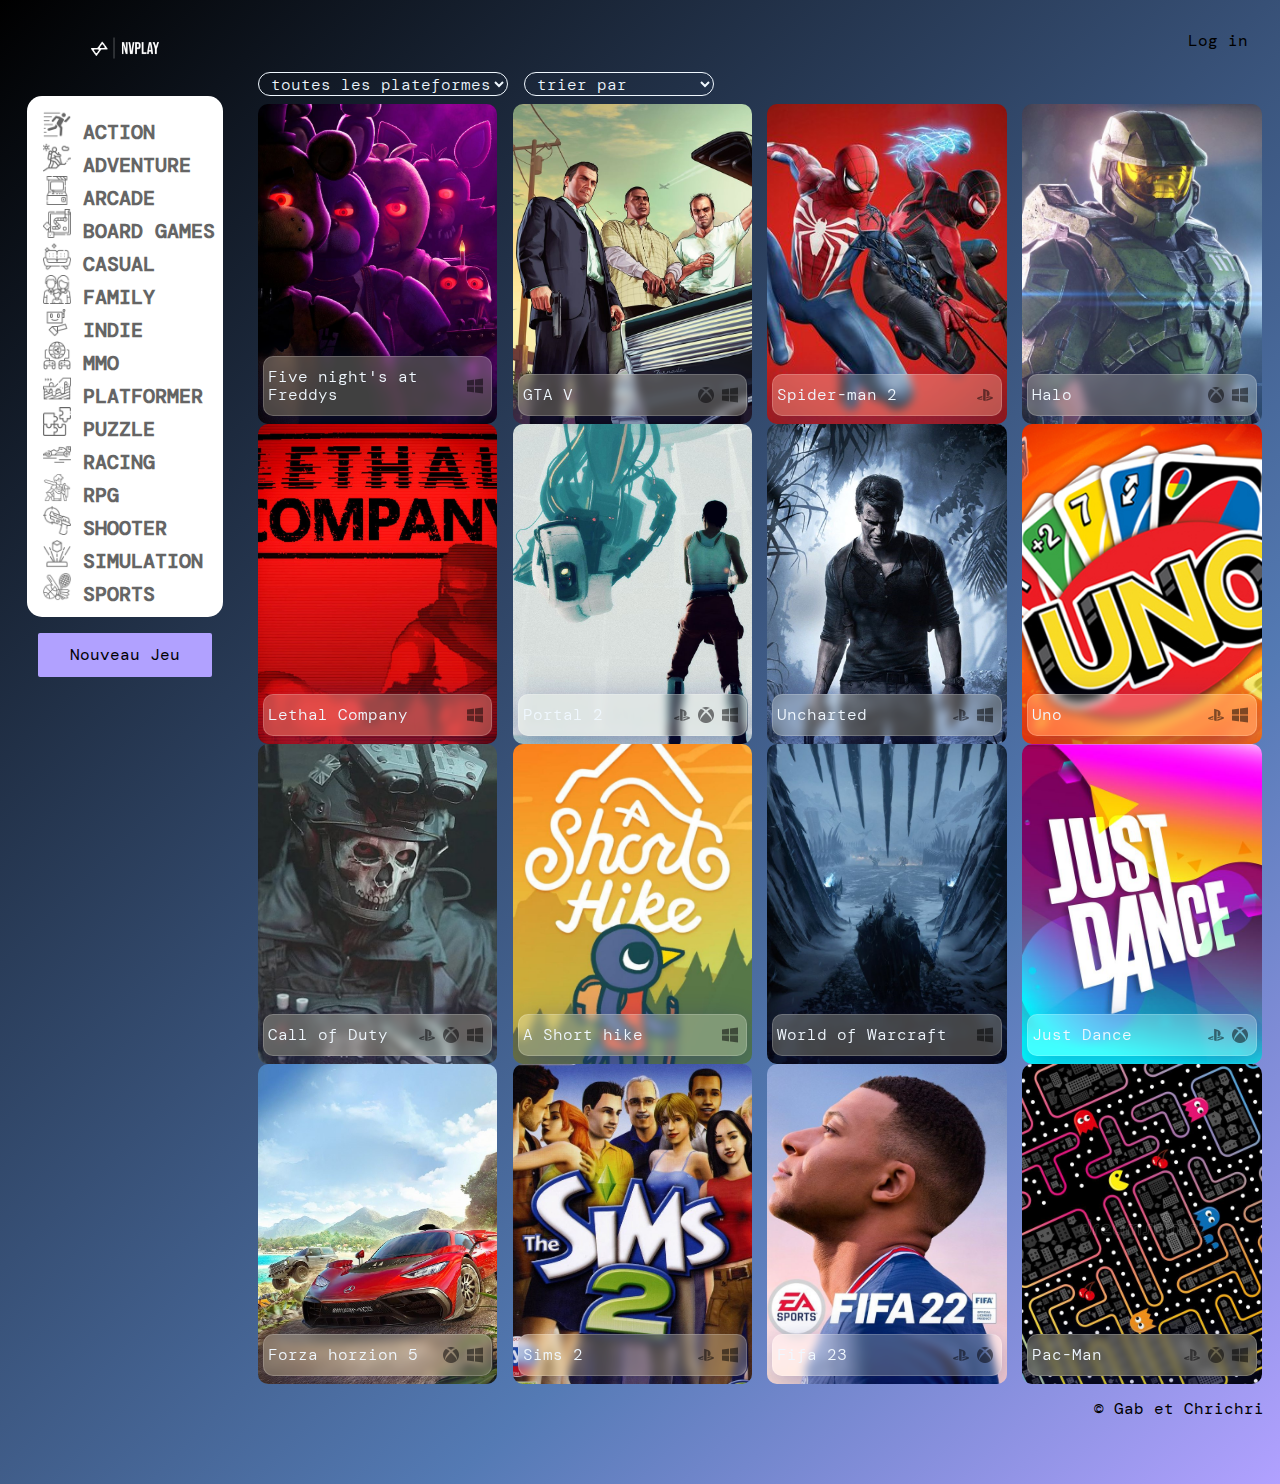
<file: Tp/backup.html>
<!DOCTYPE html>
<html>
  <head>
    <link rel="stylesheet" type="text/css" href="Style/normalize.css" />
    <title>Index de jeux</title>
    <meta charset="utf-8" lang="fr" />
    <link rel="stylesheet" href="./Style/index.css" />
    <link rel="preconnect" href="https://fonts.googleapis.com" />
    <link rel="preconnect" href="https://fonts.gstatic.com" crossorigin />
    <link
      href="https://fonts.googleapis.com/css2?family=DM+Mono&display=swap"
      rel="stylesheet"
    />
  </head>

  <body>
    <dialog id="dialog1">
      <form action="./" method="post">
        <label for="Nom_jeu">Nom de jeu: </label>
        <input type="text" name="Nom_jeu" id="Nom_jeu" />
        <label for="img_jeu">URL de l'image: </label>
        <input type="url" name="img_jeu" id="img_jeu" />
        <label for="plateformes">Plateformes: </label>
        <select name="plateformes" id="platformes" multiple>
          <option value="def">--Veuiller choisir--</option>
          <option value="Xbox" id="xbox">Xbox</option>
          <option value="Playstation">Playstation</option>
          <option value="Windows">Windows</option>
        </select>
        <select name="categories" id="categories">
          <option value="def">--Veuiller choisir--</option>
          <option value="1">Action</option>
          <option value="2">Adventure</option>
          <option value="3">Arcade</option>
          <option value="4">Board Games</option>
          <option value="5">Casual</option>
          <option value="6">Family</option>
          <option value="7">Indie</option>
          <option value="8">MMO</option>
          <option value="9">Platformer</option>
          <option value="10">Puzzle</option>
          <option value="11">Racing</option>
          <option value="12">RPG</option>
          <option value="13">Shooter</option>
          <option value="14">Simulation</option>
          <option value="15">Sports</option>
        </select>
        <div>
          <input id="acceptDialog" type="button" value="Valider" />
          <input id="closeDialog" type="reset" value="Annuler" />
        </div>
      </form>
    </dialog>
    <!--Ceci est la boite de dialog quand on veut modifier les infos d'un jeu-->
    <dialog id="dialogModif">
      <form action="./" method="post">
        <label for="mod-nom">Nom de jeu: </label>
        <input type="text" name="Nom_jeu" id="mod-nom" />
        <label for="mod-img">URL de l'image: </label>
        <input type="url" name="img_jeu" id="mod-img" />
        <label for="mod-plat">Plateformes: </label>
        <select name="plateformes" id="mod-plat" multiple>
          <option value="def">--Veuiller choisir--</option>
          <option value="Xbox" id="xbox">Xbox</option>
          <option value="Playstation">Playstation</option>
          <option value="Windows">Windows</option>
        </select>
        <select id="mod-cat" name="categories">
          <!-- boucle pour toutes les categories de la base de donnée--> 
          <option value="def">--Veuiller choisir--</option>
          <option value="1">Action</option>
          <option value="2">Adventure</option>
          <option value="3">Arcade</option>
          <option value="4">Board Games</option>
          <option value="5">Casual</option>
          <option value="6">Family</option>
          <option value="7">Indie</option>
          <option value="8">MMO</option>
          <option value="9">Platformer</option>
          <option value="10">Puzzle</option>
          <option value="11">Racing</option>
          <option value="12">RPG</option>
          <option value="13">Shooter</option>
          <option value="14">Simulation</option>
          <option value="15">Sports</option>
        </select>
        <div>
          <input id="modifDialog" type="button" value="Valider" />
          <input id="closeModifDialog" type="reset" value="Annuler" />
        </div>
      </form>
    </dialog>
    <dialog id="dialogDelete">
      <form action="./" method="post">
        <label for="mod-nom">Êtes-vous sûr de vouloir effacer ce jeu?</label>
        <div>
          <input id="deleteDialog" type="button" value="Effacer" />
          <input id="closeDeleteDialog" type="reset" value="Annuler" />
        </div>
      </form>
    </dialog>
    <main class="conteneur">
      <div class="entete">
        <a href="?login" class="login">Log in</a>
      </div>
      <div class="menu">
        <select name="plateformes" id="select-plateformes" class="bouton-menu">
          <option value="Toutes">Toutes les plateformes</option>
          <option value="PC">PC</option>
          <option value="Xbox">Xbox</option>
          <option value="Playstation">Playstation</option>
        </select>
        <select name="triage" id="bouton-tri" class="bouton-menu">
          <option value="def">Trier par</option>
          <option value="pertinence">Pertinence</option>
          <option value="date">Date de sortie</option>
          <option value="nom">Nom</option>
          <option value="prix-crois">Prix croissant</option>
          <option value="prix-decrois">Prix decroissant</option>
        </select>
      </div>
      <div class="sidebar">
        <img
          class="logo"
          src="img\entete\NVPlay-logos\NVPlay-logos_white.png"
        />
        <nav class="categories">
          <ul>
            <li>
              <img src="img/cat/action.png" class="img_categorie" />
              <a href="?categorie=1">Action</a>
            </li>
            <li>
              <img src="img/cat/adventure.png" class="img_categorie" />
              <a href="?categorie=2">Adventure</a>
            </li>
            <li>
              <img src="img/cat/arcade.png" class="img_categorie" />
              <a href="?categorie=3">Arcade</a>
            </li>
            <li>
              <img src="img/cat/board-game.png" class="img_categorie" />
              <a href="?categorie=4">Board Games</a>
            </li>
            <li>
              <img src="img/cat/casual.png" class="img_categorie" />
              <a href="?categorie=5">Casual</a>
            </li>
            <li>
              <img src="img/cat/family.png" class="img_categorie" />
              <a href="?categorie=6">Family</a>
            </li>
            <li>
              <img src="img/cat/indie.png" class="img_categorie" />
              <a href="?categorie=7">Indie</a>
            </li>
            <li>
              <img src="img/cat/sharing.png" class="img_categorie" />
              <a href="?categorie=8">MMO</a>
            </li>
            <li>
              <img src="img/cat/platformer.png" class="img_categorie" />
              <a href="?categorie=9">Platformer</a>
            </li>
            <li>
              <img src="img/cat/puzzle.png" class="img_categorie" />
              <a href="?categorie=10">Puzzle</a>
            </li>
            <li>
              <img src="img/cat/race-car.png" class="img_categorie" />
              <a href="?categorie=11">Racing</a>
            </li>
            <li>
              <img src="img/cat/RPG.png" class="img_categorie" />
              <a href="?categorie=12">RPG</a>
            </li>
            <li>
              <img src="img/cat/shooter.png" class="img_categorie" />
              <a href="?categorie=13">Shooter</a>
            </li>
            <li>
              <img src="img/cat/simulation.png" class="img_categorie" />
              <a href="?categorie=14">Simulation</a>
            </li>
            <li>
              <img src="img/cat/sports.png" class="img_categorie" />
              <a href="?categorie=15">Sports</a>
            </li>
          </ul>
        </nav>
        <button id="ajouter-jeu">Nouveau Jeu</button>
      </div>
      <section class="jeux">
        <article class="cover">
          <img src="img/Jeux/FNAF.jpg" class="img_jeux" alt="FNAF" />
          <!-- <button class="bouton-jeu" id="btn-supprimer">SUPPRIMER</button>
          <button class="bouton-jeu" id="btn-mod">MODIFIER</button>
          <div class="hover-cover"></div> -->
          <div class="name-cover">
            <h1>Five night's at Freddys</h1>
            <div class="img_plateform">
              <img src="img/Windows.png" alt="Win" />
            </div>
          </div>
        </article>
        <article class="cover">
          <img
            src="img/Jeux/Grand_Theft_Auto_V.jpg"
            class="img_jeux"
            alt="GTAV"
          />
          <div class="name-cover">
            <h1>GTA V</h1>
            <div class="img_plateform">
              <img src="img/Xbox.png" alt="Xbox" />
              <img src="img/Windows.png" alt="Win" />
            </div>
          </div>
        </article>

        <article class="cover">
          <img
            src="img/Jeux/Spider_man_2.jpg"
            class="img_jeux"
            alt="Spider-man2"
          />
          <div class="name-cover">
            <h1>Spider-man 2</h1>
            <div class="img_plateform">
              <img src="img/Playstation.png" alt="Playstation" />
            </div>
          </div>
        </article>

        <article class="cover">
          <img src="img/Jeux/Halo.jpg" class="img_jeux" alt="Halo Infinite" />
          <div class="name-cover">
            <h1>Halo</h1>
            <div class="img_plateform">
              <img src="img/Xbox.png" alt="Xbox" />
              <img src="img/Windows.png" alt="Win" />
            </div>
          </div>
        </article>
        <article class="cover">
          <img
            src="img/Jeux/Lethal_company.jpg"
            class="img_jeux"
            alt="Lethal Company"
          />
          <div class="name-cover">
            <h1>Lethal Company</h1>
            <div class="img_plateform">
              <img src="img/Windows.png" alt="Win" />
            </div>
          </div>
        </article>
        <article class="cover">
          <img src="img/Jeux/Portal_2.jpg" class="img_jeux" alt="Portal_2" />
          <div class="name-cover">
            <h1>Portal 2</h1>
            <div class="img_plateform">
              <img src="img/Playstation.png" alt="Playstation" />
              <img src="img/Xbox.png" alt="Xbox" />
              <img src="img/Windows.png" alt="Win" />
            </div>
          </div>
        </article>
        <article class="cover">
          <img src="img/Jeux/Uncharted.jpg" class="img_jeux" alt="Uncharted" />
          <div class="name-cover">
            <h1>Uncharted</h1>
            <div class="img_plateform">
              <img src="img/Playstation.png" alt="Playstation" />
              <img src="img/Windows.png" alt="Win" />
            </div>
          </div>
        </article>
        <article class="cover">
          <img src="img/Jeux/Uno.jpg" class="img_jeux" alt="Uno" />
          <div class="name-cover">
            <h1>Uno</h1>
            <div class="img_plateform">
              <img src="img/Playstation.png" alt="Playstation" />
              <img src="img/Windows.png" alt="Win" />
            </div>
          </div>
        </article>
        <article class="cover">
          <img src="img/Jeux/Cod.jpg" class="img_jeux" alt="CoD" />
          <div class="name-cover">
            <h1>Call of Duty</h1>
            <div class="img_plateform">
              <img src="img/Playstation.png" alt="Playstation" /><img
                src="img/Xbox.png"
                alt="Xbox"
              /><img src="img/Windows.png" alt="Win" />
            </div>
          </div>
        </article>
        <article class="cover">
          <img
            src="img/Jeux/A_short_hike.jpg"
            class="img_jeux"
            alt="A Short hike"
          />
          <div class="name-cover">
            <h1>A Short hike</h1>
            <div class="img_plateform">
              <img src="img/Windows.png" alt="Win" />
            </div>
          </div>
        </article>
        <article class="cover">
          <img src="img/Jeux/wow.jpg" class="img_jeux" alt="Warcraft" />
          <div class="name-cover">
            <h1>World of Warcraft</h1>
            <div class="img_plateform">
              <img src="img/Windows.png" alt="Win" />
            </div>
          </div>
        </article>
        <article class="cover">
          <img
            src="img/Jeux/JUST DANCE GAME.jpg"
            class="img_jeux"
            alt="Just Dance"
          />
          <div class="name-cover">
            <h1>Just Dance</h1>
            <div class="img_plateform">
              <img src="img/Playstation.png" alt="Playstation" /><img
                src="img/Xbox.png"
                alt="Xbox"
              />
            </div>
          </div>
        </article>
        <article class="cover">
          <img
            src="img/Jeux/Forza.jpg"
            class="img_jeux"
            alt="Forza-horizon-5"
          />
          <div class="name-cover">
            <h1>Forza horzion 5</h1>
            <div class="img_plateform">
              <img src="img/Xbox.png" alt="Xbox" /><img
                src="img/Windows.png"
                alt="Win"
              />
            </div>
          </div>
        </article>
        <article class="cover">
          <img src="img/Jeux/sims2.jpg" class="img_jeux" alt="Sims 2" />
          <div class="name-cover">
            <h1>Sims 2</h1>
            <div class="img_plateform">
              <img src="img/Playstation.png" alt="Playstation" /><img
                src="img/Windows.png"
                alt="Win"
              />
            </div>
          </div>
        </article>
        <article class="cover">
          <img src="img/Jeux/FIFA.jpg" class="img_jeux" alt="Fifa_23" />
          <div class="name-cover">
            <h1>Fifa 23</h1>
            <div class="img_plateform">
              <img src="img/Playstation.png" alt="Playstation" /><img
                src="img/Xbox.png"
                alt="Xbox"
              />
            </div>
          </div>
        </article>
        <article class="cover">
          <img src="img/Jeux/Pacman .jpg" class="img_jeux" alt="Pac-Man" />
          <div class="name-cover">
            <h1>Pac-Man</h1>
            <div class="img_plateform">
              <img src="img/Playstation.png" alt="Playstation" /><img
                src="img/Xbox.png"
                alt="Xbox"
              /><img src="img/Windows.png" alt="Win" />
            </div>
          </div>
        </article>
      </section>
      <footer class="footer">&copy; Gab et Chrichri</footer>
    </main>
  </body>
  <script src="./Scripts/script.js"></script>
</html>
</file>
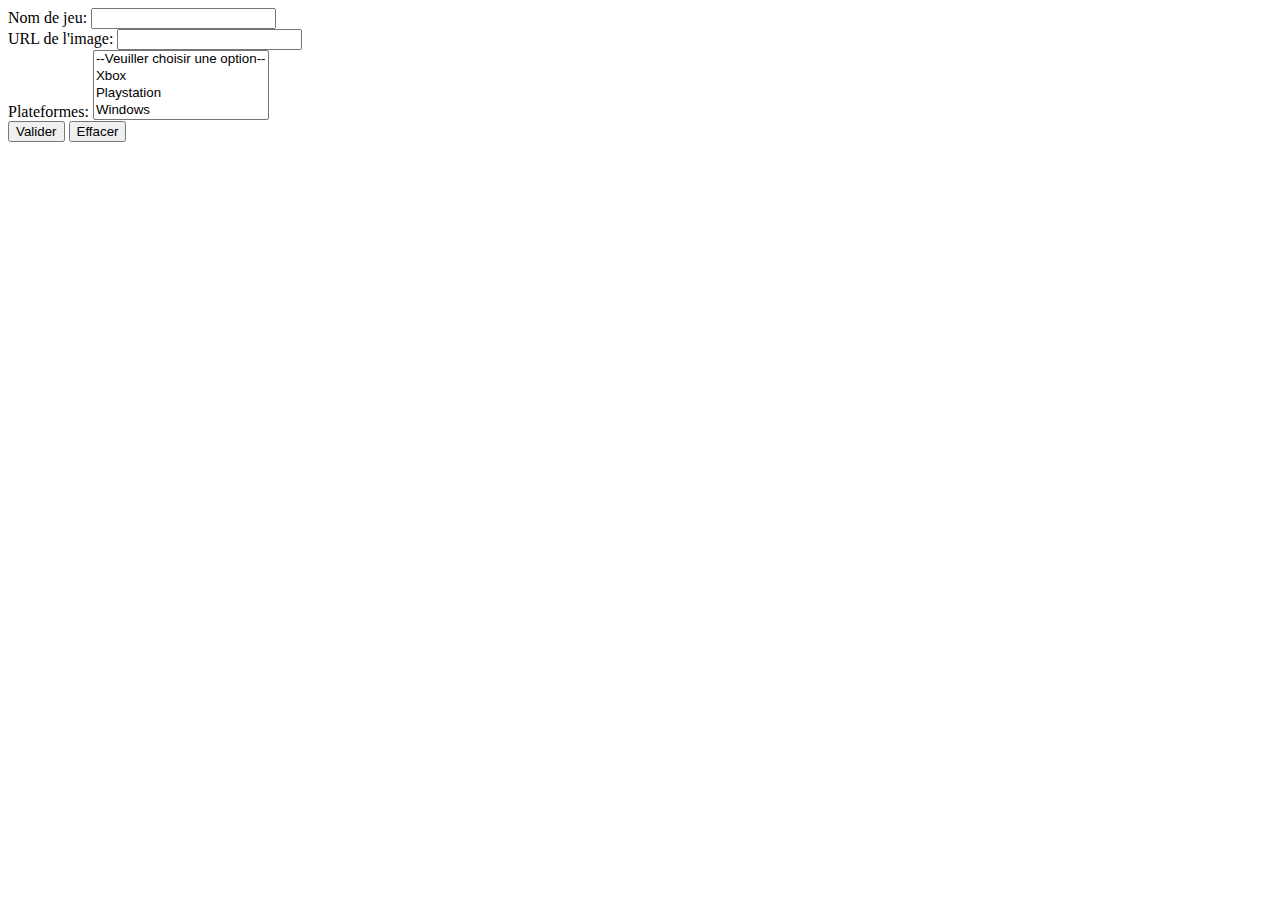
<file: Tp/nouveau_jeu.html>
<!DOCTYPE html>
<html>
  <head>
    <title>Nouveau jeu</title>
    <meta charset="utf-8" />
  </head>

  <body>
    <form action="./" method="post">
      <label for="Nom_jeu">Nom de jeu: </label
      ><input type="text" name="Nom_jeu" id="Nom_jeu" /><br />
      <label for="img_jeu">URL de l'image: </label
      ><input type="url" name="img_jeu" id="img_jeu" /><br />
      <label for="plateformes">Plateformes: </label>
      <select name="plateformes" id="platformes" multiple>
        <option value="def">--Veuiller choisir une option--</option>
        <option value="Xbox">Xbox</option>
        <option value="Playstation">Playstation</option>
        <option value="Windows">Windows</option></select
      ><br />
      <input type="submit" value="Valider" />
      <input type="reset" value="Effacer" /><br />
    </form>
  </body>
</html>
</file>
<file: Tp/Style/index.css>
body {
  background: rgb(0, 0, 0);
  background: linear-gradient(
    135deg,
    rgba(0, 0, 0, 1) 0%,
    rgba(84, 122, 180, 1) 70%,
    rgba(177, 161, 255, 1) 100%
  );
  font-family: "DM Mono", monospace;
}

.conteneur {
  display: grid;
  grid-template-columns: 15.625rem auto;
  grid-template-rows: 1fr 0.5fr auto 6.25rem;
  grid-template-areas:
    "sidebar  entete"
    "sidebar  menu"
    "sidebar  jeux"
    "footer footer";
}

.entete {
  grid-area: entete;
  height: 2rem;
  margin: 1rem;

  display: flex;
  justify-content: flex-end;
  /*
  justify-content: space-between;
  align-items: center;*/
}

.login {
  object-position: left;
  margin: 1rem;
}

a {
  color: black;
  text-decoration: none;
}

.sidebar {
  grid-area: sidebar;

  position: sticky;
  top: 0;
  left: 0;
  align-self: start;

  display: flex;
  flex-direction: column;
  justify-content: space-evenly;
  align-items: center;
}

.logo {
  height: 6rem;
}

.categories {
  background-color: white;
  text-transform: uppercase;

  margin-left: 1rem;
  margin-right: 1rem;
  border-radius: 15px;
  height: fit-content;
  max-height: 75vh;

  overflow: scroll;

  font-size: 20px;
  font-weight: bolder;
  color: rgb(28, 37, 51);
}

ul {
  list-style-type: none;
  margin-left: -2rem;
  margin-top: 0.9rem;
}

nav li {
  height: 1.563rem;
  margin: 0.5rem;
  opacity: 0.6;
}

nav button {
  padding: 0;
  border: none;
  background: none;
  margin-left: 1rem;
}

li:hover {
  opacity: 1;
}

.img_categorie {
  width: 1.8rem;
  height: 1.8rem;
}

#ajouter-jeu {
  margin: 1rem;
  size: 150%;
  padding: 0.8rem 2rem;
  background-color: rgba(177, 161, 255, 1);
  border: none;
  border-radius: 2px;
}

.menu {
  grid-area: menu;
  display: flex;
}

.bouton-menu {
  margin: 0.5rem;
  background-color: rgba(40, 39, 49, 0);
  height: 1.5rem;
  padding-left: 0.5rem;

  text-transform: lowercase;
  font-weight: lighter;
  color: aliceblue;

  border-radius: 25px;
  border-color: aliceblue;
  border-style: solid;
  border-width: 0.01rem;
}

.bouton-menu option {
  color: rgba(40, 39, 49, 100);
}

.jeux {
  grid-area: jeux;
  display: flex;
  flex-wrap: wrap;
  word-wrap: break-word;
  justify-content: space-around;
  align-content: space-around;
  padding-right: 1%;
}

article {
  height: 20rem;
  width: 23.5%;

  position: relative;
  justify-content: center;
  display: flex;
  flex-direction: column;
  align-items: center;

  border-radius: 10px;

  overflow: hidden;
}

.img_jeux {
  object-fit: cover;
  width: 100%;
  height: 100%;
  z-index: 0;
}

.name-cover {
  background: rgba(255, 255, 255, 0.25);
  box-shadow: 0 8px 32px 0 rgba(31, 38, 135, 0.37);
  backdrop-filter: blur(4px);
  -webkit-backdrop-filter: blur(4px);
  border-radius: 10px;
  border: 1px solid rgba(255, 255, 255, 0.18);

  position: absolute;
  bottom: 0;
  z-index: 1;

  margin: 0.5rem;
  width: 95%;

  display: flex;
  justify-content: space-between;
}

.hover-cover {
  background-color: black;
  position: absolute;
  bottom: 0;
  z-index: 2;

  height: 100%;
  width: 100%;

  opacity: 0;
}

.bouton-jeu {
  border: none;
  background: none;

  color: aliceblue;
  position: absolute;
  z-index: 3;
  opacity: 0;

  text-transform: uppercase;
}

#btn-supprimer {
  top: 25%;
}

#btn-mod {
  bottom: 25%;
}

.hover-cover:hover {
  opacity: 0.75;
}

.bouton-jeu:hover ~ .hover-cover {
  opacity: 0.75;
}

article:hover > .bouton-jeu {
  opacity: 1;
}

.bouton-jeu:hover {
  color: rgba(177, 161, 255, 1);
}

h1 {
  font-size: 1rem;
  font-weight: lighter;
  margin-left: 0.25rem;
  color: aliceblue;
}

.img_plateform {
  display: flex;
  flex-direction: row;
  justify-items: center;
  align-items: center;
  margin: 0.25rem;
}

.img_plateform img {
  width: 1rem;
  height: 1rem;
  opacity: 0.5;
  margin: 0.25rem;
}

.footer {
  grid-area: footer;

  display: flex;
  justify-content: flex-end;
  margin: 1rem;
}

form {
  display: flex;
  flex-direction: column;
  justify-content: space-evenly;
  /*align-items: center;*/
}

form > * {
  margin: 0.25rem;
}
</file>
